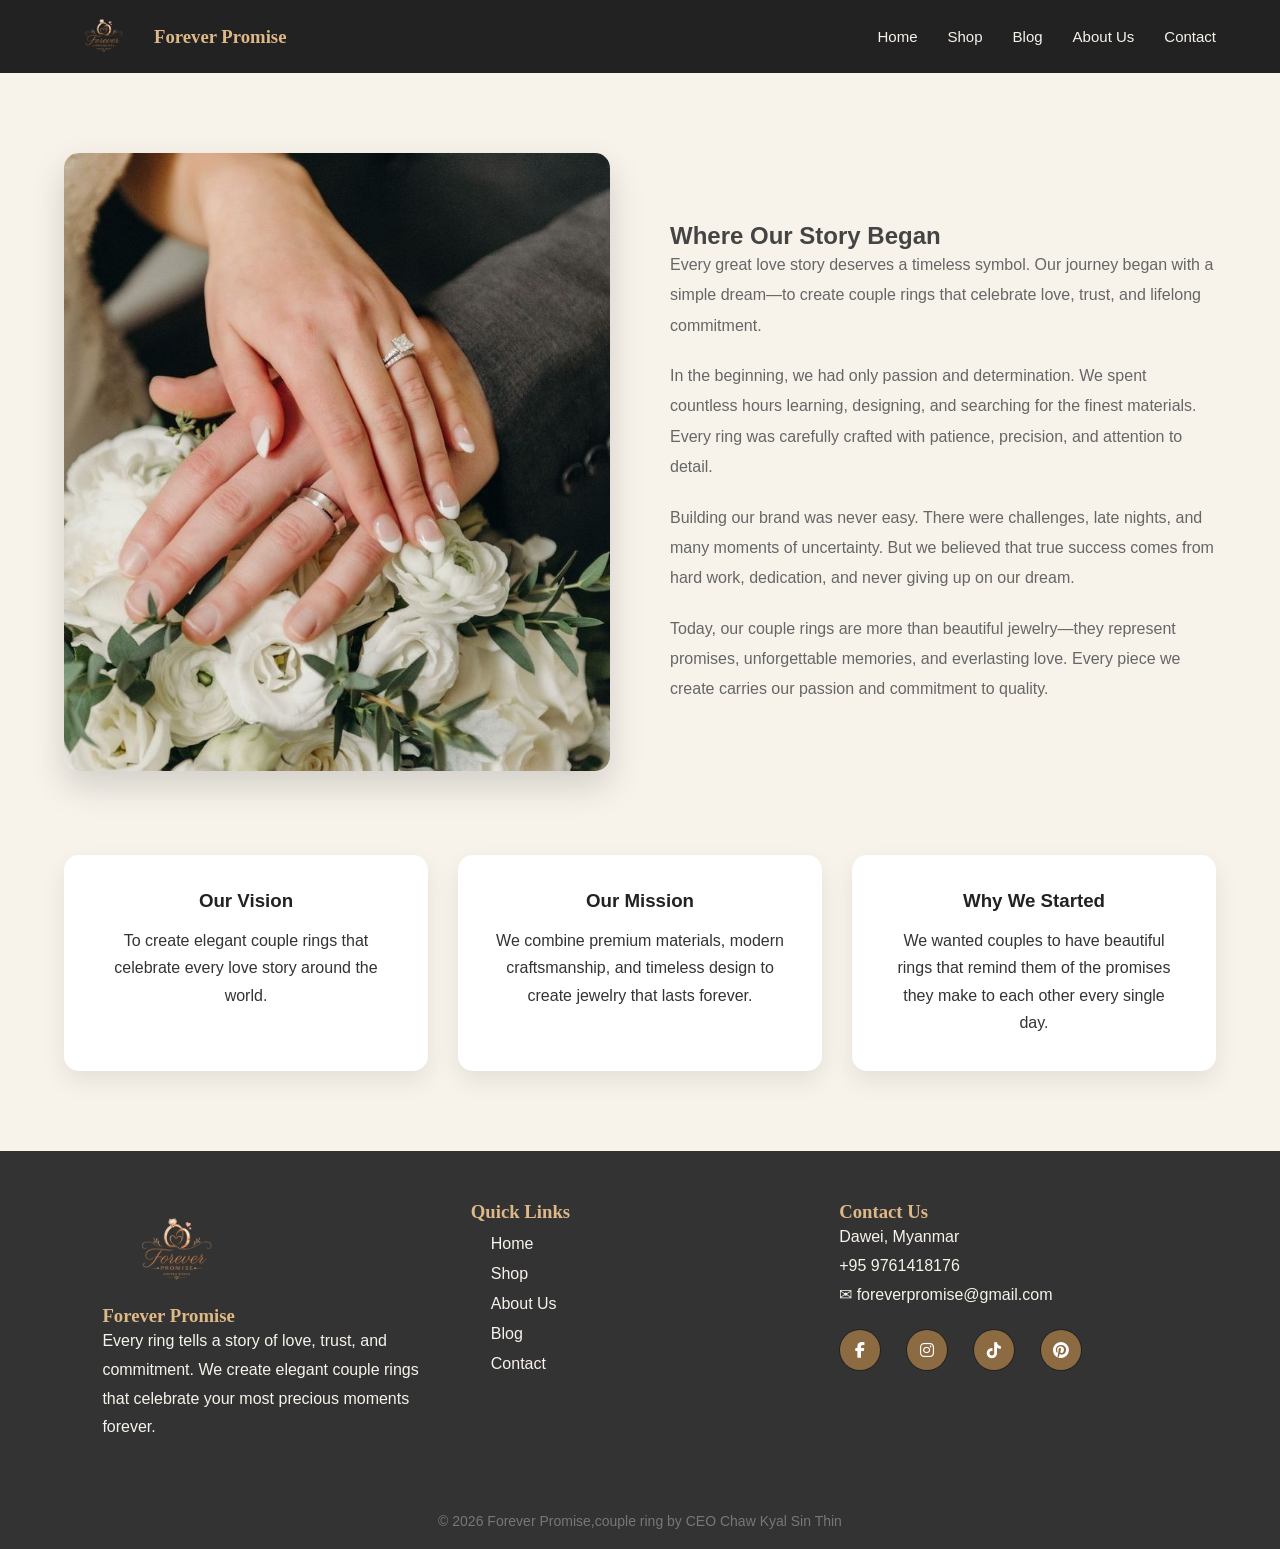
<file: about.html>
<!DOCTYPE html>
<html lang="en">
<head>
    <meta charset="UTF-8">
    <meta name="viewport" content="width=device-width, initial-scale=1.0">
    <title>About us</title>
    <link rel="stylesheet" href="style.css">
</head>

<body>
    <header>

   <div class="logo">
        <img src="ChatGPT Image Jul 6, 2026, 11_06_05 AM.png" alt="logo">
        <h3>Forever Promise</h3>
    </div>

    <nav>
        <a href="index.html">Home</a>
        <a href="Shop.html">Shop</a>
        <a href="blog.html">Blog</a>
        <a href="about.html">About Us</a>
        <a href="contact.html">Contact</a>
    </nav>
</header>
    
    <section class="story">
    <div class="about">

        <div class="about-content">
            <img src="513b159a190e59b31c29faf1c8430b2c.jpg" alt="Couple Ring">
        </div>

        <div class="about-content">
            <span class="sub-title">Our Journey</span>
            <h1>Where Our Story Began</h1>

            <p>
                Every great love story deserves a timeless symbol. Our journey began with
                a simple dream—to create couple rings that celebrate love, trust, and
                lifelong commitment.
            </p>

            <p>
                In the beginning, we had only passion and determination. We spent countless
                hours learning, designing, and searching for the finest materials. Every ring
                was carefully crafted with patience, precision, and attention to detail.
            </p>

            <p>
                Building our brand was never easy. There were challenges, late nights, and
                many moments of uncertainty. But we believed that true success comes from
                hard work, dedication, and never giving up on our dream.
            </p>

            <p>
                Today, our couple rings are more than beautiful jewelry—they represent
                promises, unforgettable memories, and everlasting love. Every piece we
                create carries our passion and commitment to quality.
            </p>

            
        </div>

    </div>
</section>

    <section class="mission">

        <div class="boxabout">
            <h3> Our Vision</h3>
            <p>
                To create elegant couple rings that celebrate every love story
                around the world.
            </p>
        </div>

        <div class="boxabout">
            <h3> Our Mission</h3>
            <p>
                We combine premium materials, modern craftsmanship, and timeless
                design to create jewelry that lasts forever.
            </p>
        </div>

        <div class="boxabout">
            <h3> Why We Started</h3>
            <p>
                We wanted couples to have beautiful rings that remind them of
                the promises they make to each other every single day.
            </p>
        </div>

    </section>

<!-- ====================footer========================= -->
 <footer class="footer">

    <div class="footer-container">
        <!-- Brand -->
        <div class="footer-box">
            <img src="ChatGPT Image Jul 6, 2026, 11_06_05 AM.png" alt="logo">
            <h3>Forever Promise</h3>
            <p>
                Every ring tells a story of love, trust, and commitment.
                We create elegant couple rings that celebrate your most
                precious moments forever.
            </p>
        </div>

        <!-- Quick Links -->
        <div class="footer-box">
            <h3>Quick Links</h3>

            <ul>
                <li><a href="index.html">Home</a></li>
                <li><a href="Shop.html">Shop</a></li>
                <li><a href="about.html">About Us</a></li>
                <li><a href="blog.html">Blog</a></li>
                <li><a href="contact.html">Contact</a></li>
            </ul>
        </div>

        <!-- --------------Contact--------- -->
        <div class="footer-box">
            <h3>Contact Us</h3>
            <p> Dawei, Myanmar</p>
            <p> +95 9761418176</p>
            <p>✉ foreverpromise@gmail.com</p>

            <div class="social">
                <a href="facebook.com"><i class="fab fa-facebook-f"></i></a>
                <a href="instragram.com"><i class="fab fa-instagram"></i></a>
                <a href="tiktok.com"><i class="fab fa-tiktok"></i></a>
                <a href="https://www.pinterest.com/"><i class="fab fa-pinterest"></i></a>
            </div>

        </div>

    </div>

    <hr>

    <div class="copyright">
        <p>
            © 2026 Forever Promise,couple ring by CEO Chaw Kyal Sin Thin
        </p>
    </div>

</footer>

<!-- Font Awesome -->
<link rel="stylesheet"
href="https://cdnjs.cloudflare.com/ajax/libs/font-awesome/6.5.2/css/all.min.css">

</body>
</html>
</file>
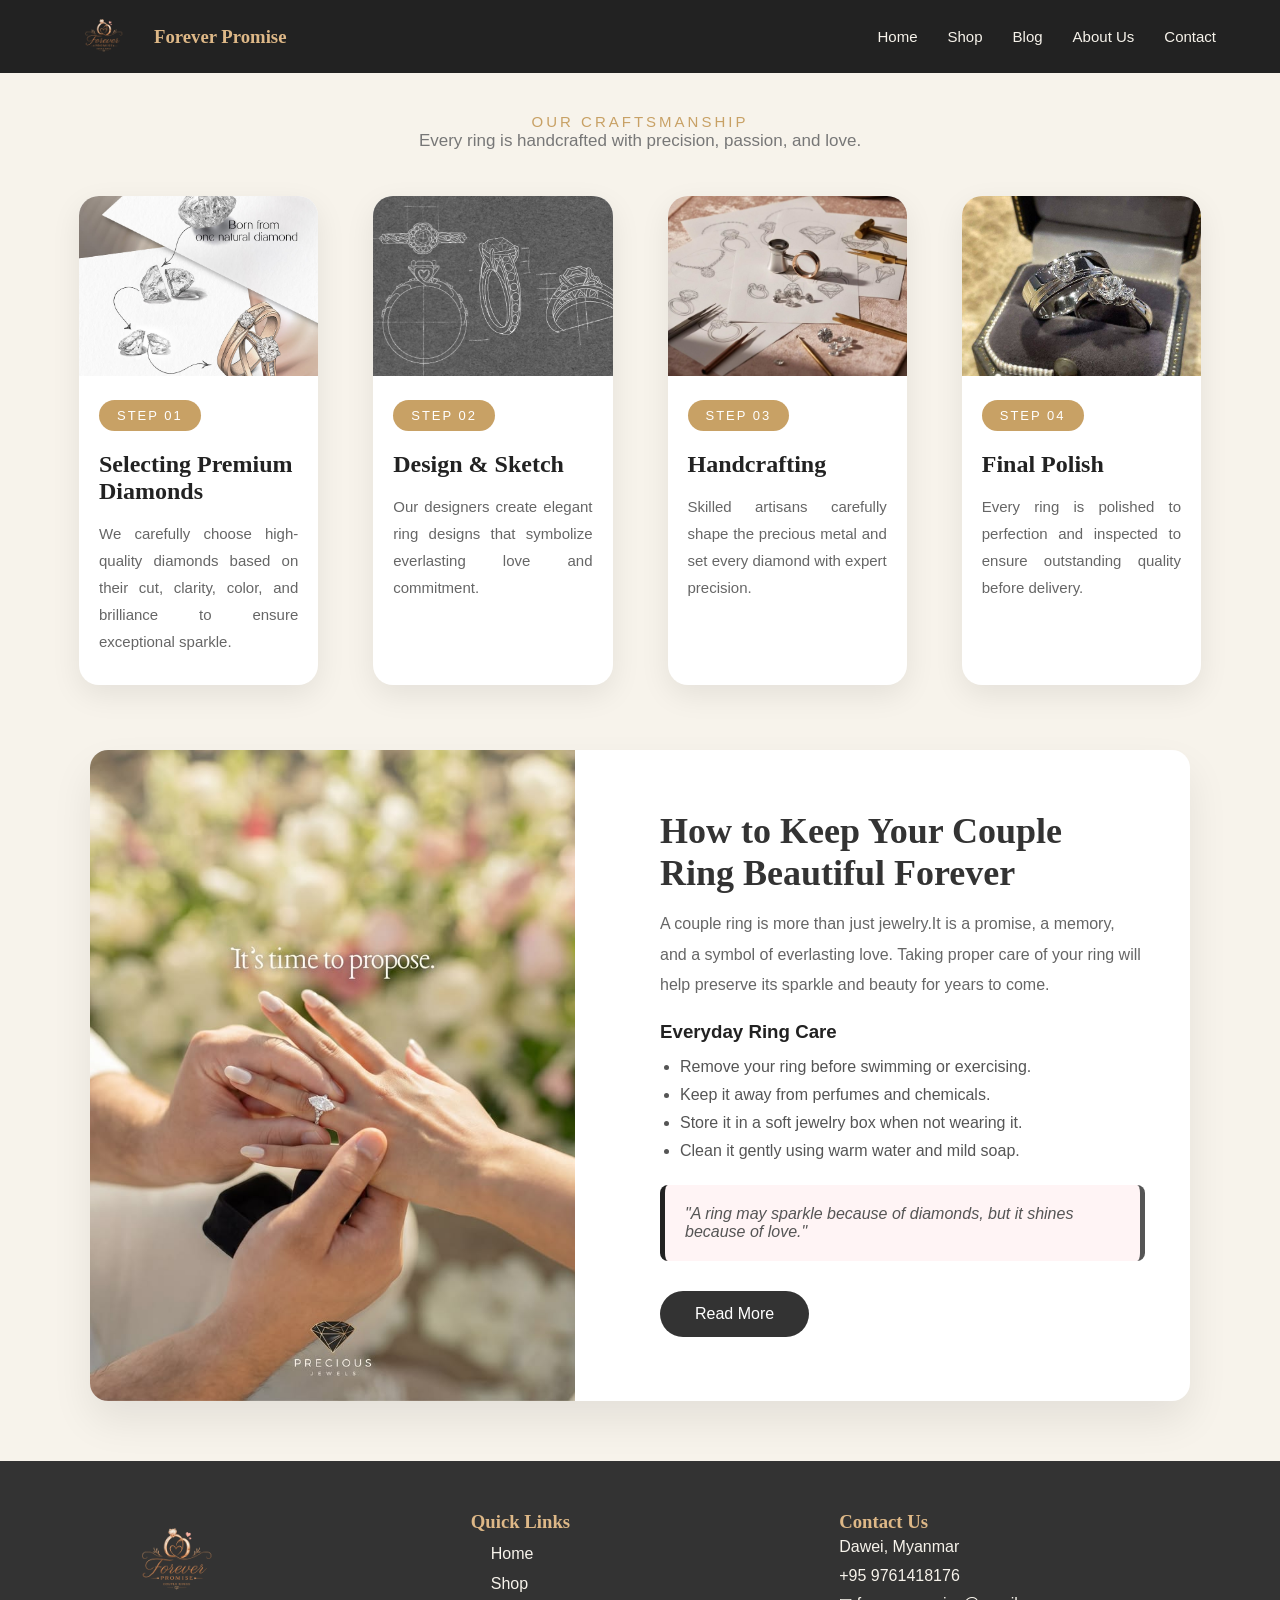
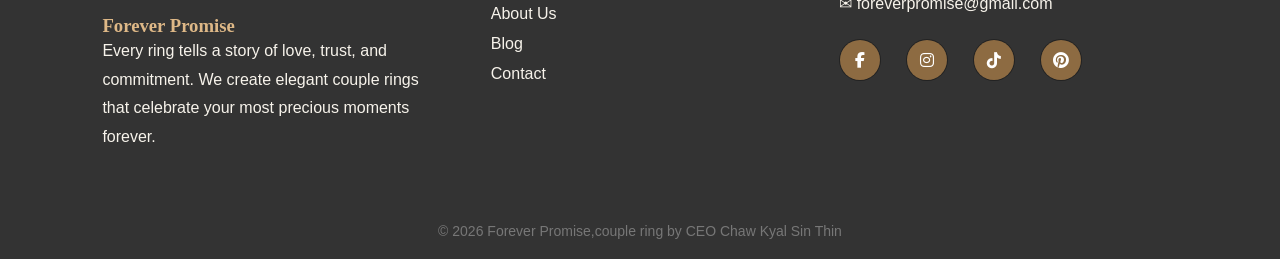
<file: blog.html>
<!DOCTYPE html>
<html lang="en">
<head>
<meta charset="UTF-8">
<meta name="viewport" content="width=device-width, initial-scale=1.0">
<title>Couple Ring Blog</title>
<link rel="stylesheet" href="style.css">
</head>
<header>
  
    <div class="logo">
        <img src="ChatGPT Image Jul 6, 2026, 11_06_05 AM.png" alt="logo">
        <h3>Forever Promise</h3>
    </div>

    <nav>
        <a href="index.html">Home</a>
        <a href="Shop.html">Shop</a>
        <a href="blog.html">Blog</a>
        <a href="about.html">About Us</a>
        <a href="contact.html">Contact</a>
    </nav>
</header>

<body>
    <div class="section-title">
        <span>OUR CRAFTSMANSHIP</span>
        <p>Every ring is handcrafted with precision, passion, and love.</p>
    </div>

    <div class="process-container">

        <div class="process-box">
            <img src="Where Forever Begins -The Tanishq Soulmate Diamond Pair (1).jpg" alt="couple ring">
            <span class="step">STEP 01</span>
            <h3>Selecting Premium Diamonds</h3>
            <p>
                We carefully choose high-quality diamonds based on their cut,
                clarity, color, and brilliance to ensure exceptional sparkle.
            </p>
        </div>

        <div class="process-box">
            <img src="ca50509aa4ff2edd4a10e5dac1983cda.jpg" alt="couple ring">
            <span class="step">STEP 02</span>
            <h3>Design & Sketch</h3>
            <p>
                Our designers create elegant ring designs that symbolize
                everlasting love and commitment.
            </p>
        </div>

        <div class="process-box">
            <img src="efe12f4355c10f181b6a76dea8638304.jpg" alt="couple ring">
            <span class="step">STEP 03</span>
            <h3>Handcrafting</h3>
            <p>
                Skilled artisans carefully shape the precious metal and set
                every diamond with expert precision.
            </p>
        </div>

        <div class="process-box">
            <img src="photo_2026-07-08_11-15-39.jpg" alt="couple ring">
            <span class="step">STEP 04</span>
            <h3>Final Polish</h3>
            <p>
                Every ring is polished to perfection and inspected to ensure
                outstanding quality before delivery.
            </p>
        </div>

    </div>

</section>
<section class="blog">
    <div class="blog-card">
        <div class="image">
            <img src="propose.jpg" alt="Couple Ring">
        </div>

        <div class="blog-content">
            <!-- <span class="date">July 2026</span> -->
                    <h2>How to Keep Your Couple Ring Beautiful Forever</h2>

            <p>
                A couple ring is more than just jewelry.It is a promise,
                a memory, and a symbol of everlasting love. Taking proper
                care of your ring will help preserve its sparkle and beauty
                for years to come.
            </p>
        
            
      
            <h3>Everyday Ring Care</h3>

            <ul>
                <li>Remove your ring before swimming or exercising.</li>
                <li>Keep it away from perfumes and chemicals.</li>
                <li>Store it in a soft jewelry box when not wearing it.</li>
                <li>Clean it gently using warm water and mild soap.</li>
            </ul>

            <blockquote>
                "A ring may sparkle because of diamonds,
                but it shines because of love."
            </blockquote>

            <a href="https://theweddingshowcase.net/how-to-keep-wedding-rings-together-without-soldering/" class="btn">
               Read More</a>
            

        </div>

    </div>

</section>
<!-- ====================footer========================= -->
 <footer class="footer">

    <div class="footer-container">
        <!-- Brand -->
        <div class="footer-box">
            <img src="ChatGPT Image Jul 6, 2026, 11_06_05 AM.png" alt="logo">
            <h3>Forever Promise</h3>
            <p>
                Every ring tells a story of love, trust, and commitment.
                We create elegant couple rings that celebrate your most
                precious moments forever.
            </p>
        </div>

        <!-- Quick Links -->
        <div class="footer-box">
            <h3>Quick Links</h3>

            <ul>
                <li><a href="index.html">Home</a></li>
                <li><a href="Shop.html">Shop</a></li>
                <li><a href="about.html">About Us</a></li>
                <li><a href="blog.html">Blog</a></li>
                <li><a href="contact.html">Contact</a></li>
            </ul>
        </div>

        <!-- --------------Contact--------- -->
        <div class="footer-box">
            <h3>Contact Us</h3>
            <p> Dawei, Myanmar</p>
            <p> +95 9761418176</p>
            <p>✉ foreverpromise@gmail.com</p>

            <div class="social">
                <a href="facebook.com"><i class="fab fa-facebook-f"></i></a>
                <a href="instragram.com"><i class="fab fa-instagram"></i></a>
                <a href="tiktok.com"><i class="fab fa-tiktok"></i></a>
                <a href="https://www.pinterest.com/"><i class="fab fa-pinterest"></i></a>
            </div>

        </div>

    </div>

    <hr>

    <div class="copyright">
        <p>
            © 2026 Forever Promise,couple ring by CEO Chaw Kyal Sin Thin
        </p>
    </div>

</footer>

<!-- Font Awesome -->
<link rel="stylesheet"
href="https://cdnjs.cloudflare.com/ajax/libs/font-awesome/6.5.2/css/all.min.css">


</body>
</html>
</file>
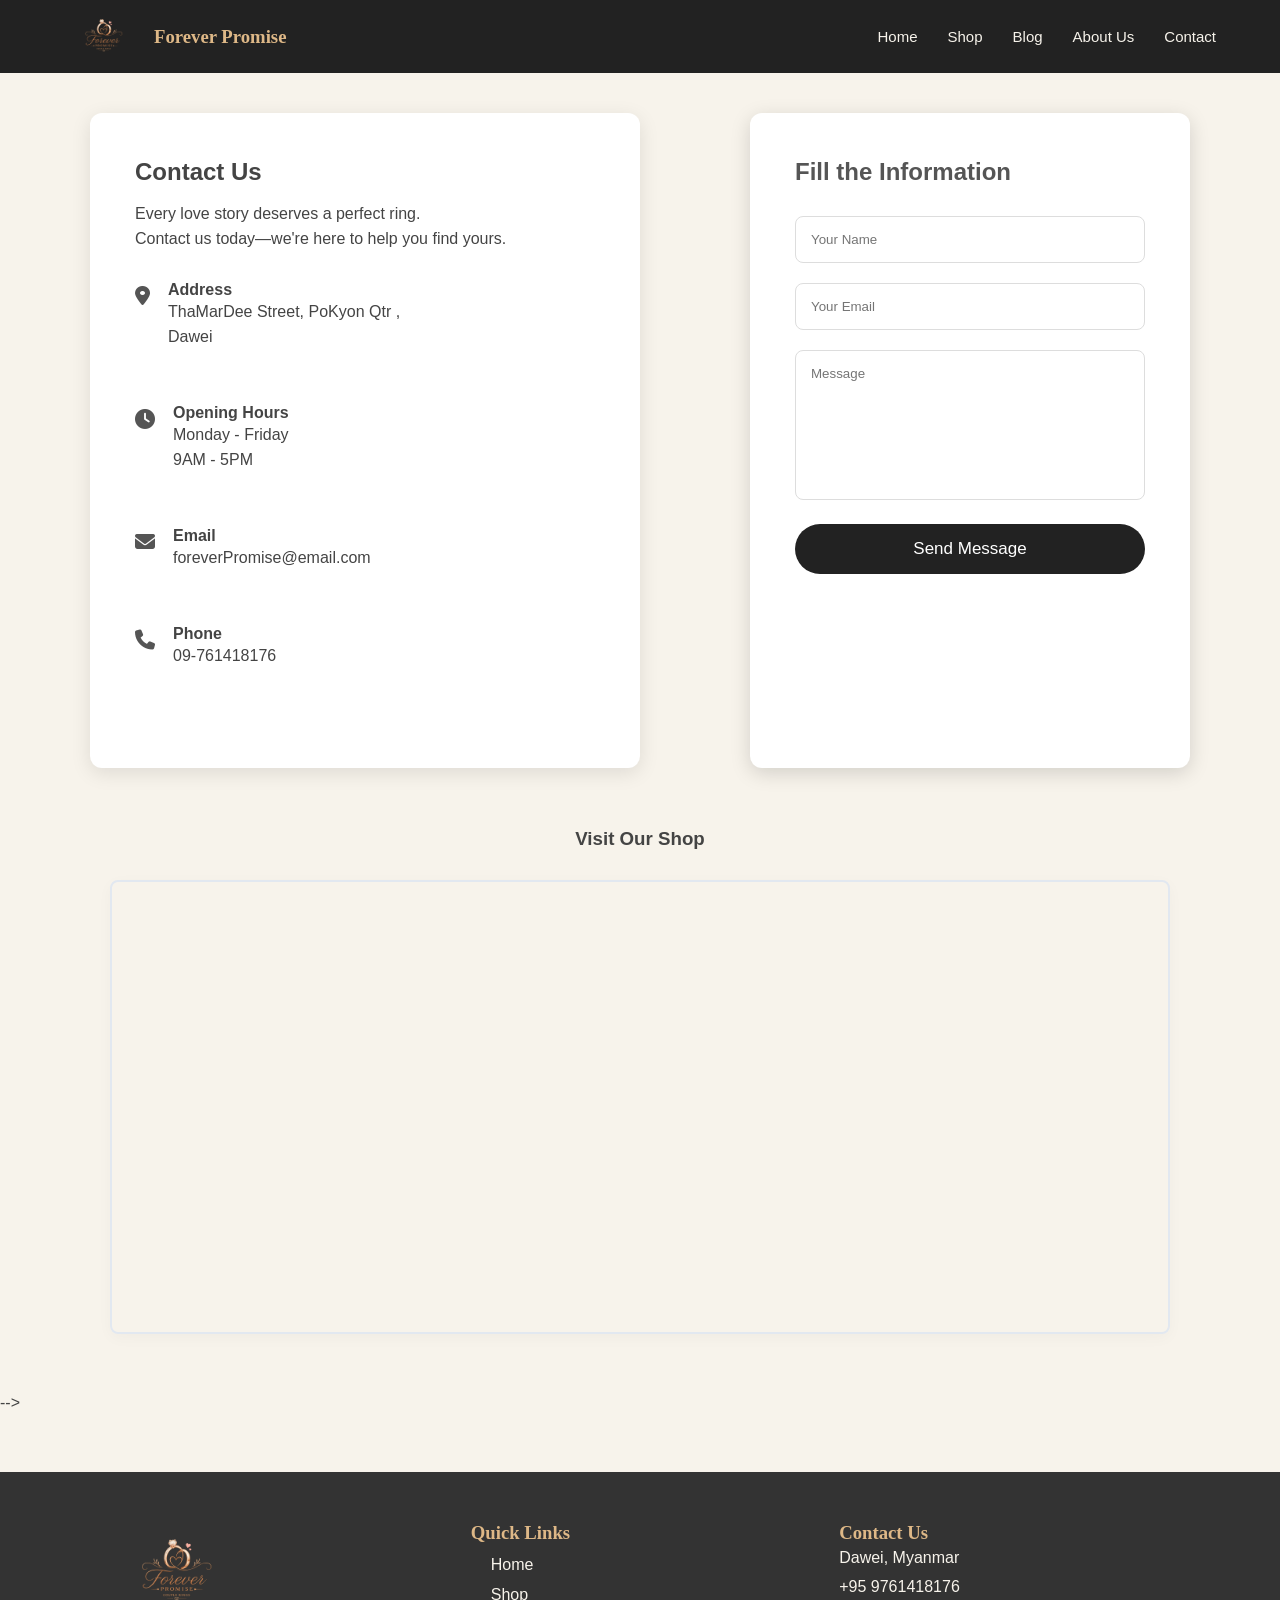
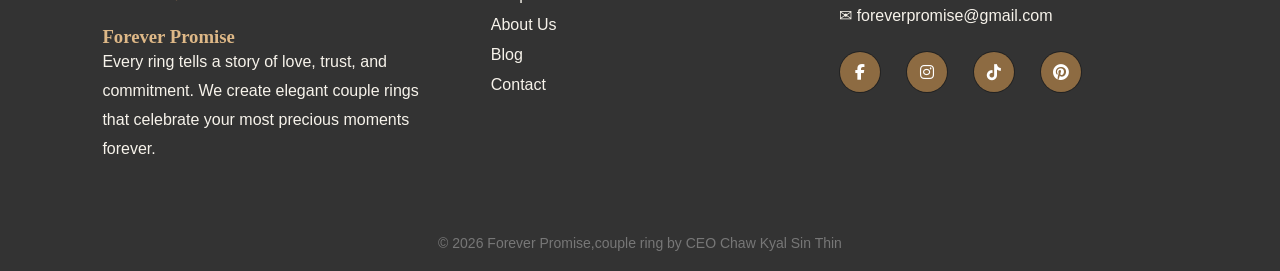
<file: contact.html>
<!DOCTYPE html>
<html lang="en">
<head>
<meta charset="UTF-8">
<meta name="viewport" content="width=device-width, initial-scale=1.0">
<title>Contact</title>

<link rel="stylesheet" href="style.css">

 <link rel="stylesheet"
href="https://cdnjs.cloudflare.com/ajax/libs/font-awesome/6.5.2/css/all.min.css">
</head>

<header>

    <div class="logo">
        <img src="ChatGPT Image Jul 6, 2026, 11_06_05 AM.png" alt="logo">
        <h3>Forever Promise</h3>
    </div>
    <nav>
        <a href="index.html">Home</a>
        <a href="Shop.html">Shop</a>
        <a href="blog.html">Blog</a>
        <a href="about.html">About Us</a>
        <a href="contact.html">Contact</a>
    </nav>
</header>

<!-- Contact -->

    <section class="contact-page">
    <div class="contact-info">
        <h2>Contact Us</h2>
        <p>Every love story deserves a perfect ring. <br>
            Contact us today—we're here to help you find yours.    </p>

            <div class="box">
                <i class="fa-solid fa-location-dot"></i>
                <div>
                    <h4>Address</h4>
                    <p>ThaMarDee Street, PoKyon Qtr ,
                        
                        <br>Dawei</p>
                </div>
            </div>

            <div class="box">
                <i class="fa-solid fa-clock"></i>
                <div>
                    <h4>Opening Hours</h4>
                    <p>Monday - Friday<br>9AM - 5PM</p>
                </div>
            </div>

            <div class="box">
                <i class="fa-solid fa-envelope"></i>
                <div>
                    <h4>Email</h4>
                    <p>foreverPromise@email.com</p>
                </div>
            </div>
            <div class="box">
                <i class="fa-solid fa-phone"></i>
                <div>
                    <h4>Phone</h4>
                    <p>09-761418176</p>
                </div>
            </div>

        </div>

        <div class="form">
            <h2>Fill the Information</h2>
            <form onsubmit="alert('Thank you!');">
                <input type="text" placeholder="Your Name" required>
                <input type="email" placeholder="Your Email" required>
                <textarea placeholder="Message" required></textarea>
                <button type="submit">Send Message</button>

            </form>
        </div>

    </section>

<!-- Map -->
            <div class="map-container">
    <h3 class="section-title">Visit Our Shop</h3>
    <div class="responsive-map">
        <iframe 
            src="https://www.google.com/maps/embed?pb=!1m18!1m12!1m3!1d3844.7578275997635!2d98.1879725!3d14.0796068!2m3!1f0!2f0!3f0!3m2!1i1024!2i768!4f13.1!3m3!1m2!1s0x30e50b9f9475b8d7%3A0xbe26a553f5295c9a!2sTechnoland%20ICT%20Institute!5e0!3m2!1sen!2smm!4v1719800000000!5m2!1sen!2smm" 
            width="100%" 
            height="450" 
            style="border:0;" 
            allowfullscreen="" 
            loading="lazy" 
            referrerpolicy="no-referrer-when-downgrade">
        </iframe>
    </div>
</div>

<!-- Quote -->
<!-- 
    <section class="quote">

<h2>
"Nurture your mind with great thoughts.<br>
To believe in the heroic makes heroes."
</h2>

<p>- Benjamin Disraeli -</p>

</section>

<!-- Footer -->

<!-- <footer>

<p>© 2026 Minds Align. All Rights Reserved.</p>

</footer> --> -->
<!-- ====================footer========================= -->
 <footer class="footer">

    <div class="footer-container">
        <!-- Brand -->
        <div class="footer-box">
            <img src="ChatGPT Image Jul 6, 2026, 11_06_05 AM.png" alt="logo">
            <h3>Forever Promise</h3>
            <p>
                Every ring tells a story of love, trust, and commitment.
                We create elegant couple rings that celebrate your most
                precious moments forever.
            </p>
        </div>

        <!-- Quick Links -->
        <div class="footer-box">
            <h3>Quick Links</h3>

            <ul>
                <li><a href="index.html">Home</a></li>
                <li><a href="Shop.html">Shop</a></li>
                <li><a href="about.html">About Us</a></li>
                <li><a href="blog.html">Blog</a></li>
                <li><a href="contact.html">Contact</a></li>
            </ul>
        </div>

        <!-- --------------Contact--------- -->
        <div class="footer-box">
            <h3>Contact Us</h3>
            <p> Dawei, Myanmar</p>
            <p> +95 9761418176</p>
            <p>✉ foreverpromise@gmail.com</p>

            <div class="social">
                <a href="facebook.com"><i class="fab fa-facebook-f"></i></a>
                <a href="instragram.com"><i class="fab fa-instagram"></i></a>
                <a href="tiktok.com"><i class="fab fa-tiktok"></i></a>
                <a href="https://www.pinterest.com/"><i class="fab fa-pinterest"></i></a>
            </div>

        </div>

    </div>

    <hr>

    <div class="copyright">
        <p>
            © 2026 Forever Promise,couple ring by CEO Chaw Kyal Sin Thin
        </p>
    </div>

</footer>

<!-- Font Awesome -->
<link rel="stylesheet"
href="https://cdnjs.cloudflare.com/ajax/libs/font-awesome/6.5.2/css/all.min.css">

</body>
</html>
</file>
<file: style.css>
*{
    margin:0;
    padding:0;
    box-sizing:border-box;
    font-family:Arial, Helvetica, sans-serif;
}

body{
    background-color:#F7F3EB;
    color:#444;
    font-family:'Open Sans',sans-serif;
}

/* Header */

header{
    display:flex;
    justify-content:space-between;
    align-items:center;
    padding:10px 5%;
    background-color:#222;
    position: sticky;
   top: 0;
    z-index: 1;
}

.logo{
    display:flex;
    align-items:center;
    gap: 10px;
}
.logo img {
    width: 80px;
    height: auto;
}
.logo h3{
    align-items:center;
    color:burlywood;
    margin: 0;
    font-family:'Marcellus',serif; 
}

nav{
    display:flex;
    gap:30px;
    align-self: center;
    
}

nav a{
    text-decoration:none;
    color:#F7F3EB;
    font-size:15px;
    background-color:#222;
    transition: color 0.3s ease;
}

.icons i{
    margin-left:18px;
    cursor:pointer;
}
/* ===== homepage===== */
/* Hero */

.hero{
    width:100%;
    height:80vh;
    min-height: 450px;
    background: linear-gradient(rgba(0,0,0,0.0), rgba(0,0,0,0.0)),url("background.jpg") center/cover;
    position:relative;
   overflow: hidden;
}



.overlay{
    position:absolute;
    inset:0;
    background:rgba(0,0,0,.28);
    display:flex;
    flex-direction:column;
    justify-content:center;
    padding:0 8%;
    color:#F7F3EB;
    
}

.overlay h1{   
    font-size:clamp(32px, 5vw, 55px);
    line-height:1.2;
    margin-bottom:15px;
    font-family:'Lucida Sans', 'Lucida Sans Regular', 'Lucida Grande', 'Lucida Sans Unicode', Geneva, Verdana, sans-serif;
}

.overlay p{
    margin-bottom:25px;
    max-width:500px;
    font-size: 16px;
  
}

.overlay button{
    width:140px;
    padding:12px;
    background-color:#F7F3EB;
    border:none;
    cursor:pointer;
    color:#555;
    font-weight:bold;
    border-radius: 20px;
    text-decoration: none;
    
    
}
.overlay a{
    text-decoration: none;
    color: #555;
    font-weight: bold;
}
/* Sections */

.section{
    width:90%;
    margin:60px auto;
    max-width: 1200px;
}

.section h2{
    text-align:center;
    margin-bottom:30px;
    color:#555;
    
}

/* Products */

.products{
    display:grid;
    grid-template-columns:repeat(4,1fr);
    gap:25px;
    
}

.card{
    background:#fff;
    text-align:center;
    padding:18px;
    border-radius:10px;
    box-shadow:0 2px 8px rgba(0,0,0,.08);
    transition:0.3s ease;
    cursor:pointer;
    overflow:hidden; 
}

.card img{
    width:100%;
    height:200px;
    object-fit:cover;
    border-radius: 10px;
}
.card:hover img{
    transform:scale(1.1);
}


.card h4{
    margin:15px 0 10px;
    font-size:16px;
}
.card:hover{
    transform:translateY(-10px);
    box-shadow:0 15px 25px rgba(0,0,0,.2);
}

.card p{
    font-weight:bold;
    color:#8d6b42;
    margin-bottom:12px;
}

.card button{
    background:#8d6b42;
    color:#fff;
    border:none;
    padding:9px 18px;
    cursor:pointer;
    border-radius: 10px;
    text-decoration: none;
}

/* Collections */

.collections{
    display:grid;
    /* grid-template-columns:repeat(3,1fr); */
    grid-template-columns: repeat(auto-fit, minmax(260px, 1fr));
    gap:25px;
}

.collection{
    position:relative;

}

.collection img{
    width:100%;
    height:220px;
    object-fit:cover;
    margin-bottom: 20px;
    border-radius: 10px;
}
.collection p{
     font-weight:bold;
    line-height:1.7;
    color:#666;
    margin-bottom:20px;
    font-family: 'Gill Sans', 'Gill Sans MT', Calibri, 'Trebuchet MS', sans-serif;
    text-align:justify;


}

.collectionsbox{
    background:#fff;
    text-align:center;
    padding:40px 25px;
    border-radius:15px;
    box-shadow:0 2px 8px rgba(0,0,0,.08);
    
}

/* Banner */

.banner{
    width:90%;
    max-width: 1200px;
    margin:60px auto;
    display:grid;
    grid-template-columns:1fr 1fr;
    align-items:center;
    gap:40px;
}

.banner img{
    width:100%;
    height:400px;
    object-fit:cover;
    margin-bottom: 35px;
    border-radius: 20px;
}

.banner h2{
    font-size:38px;
    margin-bottom:15px;
    color:#555;
}

.banner p{
    color:#555;
    line-height:1.6;
}




/*=====contact====== */
/* Contact */

.contact{

max-width:1100px;
margin:-80px auto 50px;
/* background-color: #ddd; */
border-radius:15px;
display:flex;
/* box-shadow:0 10px 30px rgba(0,0,0,.15); */
overflow:hidden;
position:relative;
z-index:5;
}

.left{

width:35%;
padding:40px;
background:#fafafa;

}

.right{

width:65%;
padding:40px;

}

.left h2,
.right h2{
margin-bottom:20px;
color:#1f2f56;
}

.info{
margin:30px 0;
}

.item{
display:flex;
gap:15px;
margin-bottom:25px;
}

.item i{
width:50px;
height:50px;
background:#1565ff;
color:#ddd;
display:flex;
justify-content:center;
align-items:center;
border-radius:50%;
}

.social{
margin-top:20px;
display:flex;
gap:15px;
}

.social i{
width:40px;
height:40px;
background:#1565ff;
color:white;
display:flex;
justify-content:center;
align-items:center;
border-radius:50%;
cursor:pointer;
}

/* Form */

.row{
display:flex;
gap:20px;
margin-bottom:20px;
}

input,
textarea{
width:100%;
padding:15px;
border:1px solid #ddd;
border-radius:8px;
margin-bottom:20px;
outline:none;
}

textarea{
height:150px;
resize:none;
}

form button{
width:100%;
padding:15px;
border:none;
background:#222;
color:white;
border-radius:30px;
font-size:17px;
cursor:pointer;
}


/* ==========Shop======== */


 .product1{
    display:grid;
    grid-template-columns:repeat(4,1fr);
    gap:25px;
    margin: 50px;
}

.card1{
    
    background:#fff;
    text-align:center;
    padding:18px;
    border-radius:10px;
    box-shadow:0 2px 8px rgba(0,0,0,.08);
    transition:0.3s ease;
    cursor:pointer;
    overflow:hidden;
    
}

.card1 img{
  
    width:100%;
    height:170px;
    object-fit:cover;
    border-radius:10px;
    transition:transform 0.4s ease;
}

.card1 h4{
    margin:15px 0 10px;
    font-size:15px;
}

.card1 p{
    font-weight:bold;
    color:#8d6b42;
    margin-bottom:12px;
}


.card1 button{
    background:#8d6b42;
    color:#fff;
    border:none;
    padding:9px 18px;
    cursor:pointer;
    border-radius: 20px;
    text-decoration: none;
}
.product1-card1{
    transition:all 0.3s ease;
    cursor:pointer;
}


.card1:hover{
    transform:translateY(-10px);
    box-shadow:0 15px 25px rgba(0,0,0,.2);
}


.card1:hover img{
    transform:scale(1.1);
}

.card1image-box{
    position: relative;
    width: 100%;
    height: 170px;
    overflow: hidden;
    border-radius: 10px;
}

.card1image-box img{
    position: absolute;
    top: 0;
    left: 0;
    width: 100%;
    height: 100%;
    object-fit: cover;
    transition: opacity 0.4s ease;
}

/* Show first image */
.front-img{
    opacity: 1;
}

/* Hide second image */
.back-img{
    opacity: 0;
}

/* When hovering over the image box */
.card1image-box:hover .front-img{
    opacity: 0;
}

.card1image-box:hover .back-img{
    opacity: 1;
}



/* Contact */

.contact-page{
width:90%;
max-width: 1100px;
margin:40px auto;
display:flex;
justify-content:space-between;
gap:50px;
position:relative;
}

.contact-info{
border-radius: 12px;
background:white;
padding:45px;
width:50%;
box-shadow:0 5px 20px rgba(0,0,0,.1);

}

.contact-info h2{
margin-bottom:15px;
}

.contact-info p{
margin-bottom:30px;
/* color:#777; */
line-height:25px;
}

.box{
display:flex;
margin-bottom:25px;
align-items: flex-start;
}

.box i{
font-size:20px;
color:#555;
margin-right:18px;
margin-top:5px;
}

.form{
width:40%;
background:white;
padding:45px;
box-shadow:0 5px 20px rgba(0,0,0,.15);
border-radius: 12px;
}

.form h2{
color:#555;
margin-bottom:30px;
} 

button:hover{

background-color:#555;

}


/* ==========================================================================
   Google Map Component Styling
   ========================================================================== */
.map-container {
    max-width: 1100px;
    margin: 60px auto;
    padding: 0 20px;
    width: 90%;
}

.responsive-map {
    width: 100%;
    overflow: hidden;
    border-radius: 8px;
    border: 2px solid #e2e8f0;
    box-shadow: 0 4px 15px rgba(0, 0, 0, 0.03);
}

.responsive-map iframe {
    display: block;
    width: 100%;
}


/* ===============blog=============== */

@import url('https://fonts.googleapis.com/css2?family=Poppins:wght@300;400;500;700&family=Playfair+Display:wght@700&display=swap');


/* Blog */

.blog{
width:90%;
max-width:1100px;
margin:50px auto;

}

.blog-card{
display:flex;
gap:40px;
background:white;
border-radius:18px;
overflow:hidden;
box-shadow:0 20px 40px rgba(0,0,0,.08);
transition:.4s;
}

.blog-card:hover{
transform:translateY(-10px);
}

.image{
flex:1;
overflow:hidden;
}

.image img{
width:100%;
height:100%;
object-fit:cover;
transition:.5s;
}

.blog-card:hover img{
transform:scale(1.08);
}

.blog-content{
flex:1;
padding:45px;
}


.blog-content h2{
font-size:36px;
margin:15px 0;
font-family:'Playfair Display',serif;
color:#333;
}

.blog-content p{
line-height:1.9;
color:#666;
margin-bottom:20px;
font-family: 'Gill Sans', 'Gill Sans MT', Calibri, 'Trebuchet MS', sans-serif;
}

.blog-content h3{
margin-bottom:15px;
color:#222;
font-family: 'Gill Sans', 'Gill Sans MT', Calibri, 'Trebuchet MS', sans-serif;
}

ul{
padding-left:20px;
margin-bottom:25px;
font-family: 'Gill Sans', 'Gill Sans MT', Calibri, 'Trebuchet MS', sans-serif;
}

li{
margin-bottom:10px;
color:#555;
font-family: 'Gill Sans', 'Gill Sans MT', Calibri, 'Trebuchet MS', sans-serif;
}

blockquote{
background:#fff4f5;
padding:20px;
border-left:5px solid #222;
border-right:5px solid #555;
font-style:italic;
margin-bottom:30px;
border-radius:8px;
color:#555;
}

.btn{
display:inline-block;
padding:14px 35px;
background-color:#222;
color:#F7F3EB;
text-decoration:none;
border-radius:30px;
transition:.3s;
}

.btn:hover{
background-color:#333;
}

.process{
    width:90%;
    max-width:1300px;
    margin:80px auto;
}
/* =======================how the couple ring make===================== */
.section-title{
    text-align:center;
    margin: 40px 0 30px;

}

.section-title span{
    color:#c8a165;
    letter-spacing:3px;
    font-size:15px;
}

.section-title h2{
    font-size:40px;
    margin:15px 0;
    color:#222;
}

.section-title p{
    color:#777;
    font-size:17px;
}

.process-container{
    display:grid;
    grid-template-columns:repeat(auto-fit,minmax(260px,1fr));
    gap:25px;
    width: 90%;
    max-width: 1200px;
    margin: 0 auto;
}

.process-box{
    background:#fff;
    border-radius:40px;
    overflow:hidden;
    box-shadow:0 10px 30px rgba(0,0,0,.08);
    transition:.4s;
    cursor:pointer;
    margin:15px;
    border-radius: 20px;
}

.process-box:hover{
    transform:translateY(-10px);
    box-shadow:0 18px 40px rgba(0,0,0,.15);
}

.process-box img{
    width: 100%;
    height:180px;
    object-fit:cover;
}

.process-box .step{
    display:inline-block;
    background:#c8a165;
    color:#fff;
    padding:8px 18px;
    margin:20px;
    border-radius:30px;
    font-size:13px;
    letter-spacing:2px;
}

.process-box h3{
    padding:0 20px;
    margin-bottom:15px;
    color:#222;
    font-size:24px;
    font-family:serif;
}

.process-box p{
    padding:0 20px 30px;
    color:#666;
    line-height:1.8;
    font-size:15px;
    text-align:justify;
}
/* =================about page============== */

.about{
    width:90%;
    max-width:1200px;
    margin:80px auto;
    display:grid;
    grid-template-columns:1fr 1fr;
    gap:60px;
    align-items:center;
    font-family: sans-serif;
}

.about img{
    width:100%;
    border-radius:15px;
    box-shadow:0 15px 35px rgba(0,0,0,.15);
    text-align: justify;
    

}

.about-content span{
    color:#F7F3EB;
    font-weight:bold;
    letter-spacing:2px;
}

.about-content h2{
    font-size:40px;
    margin:20px 0;
}

.about-content p{
    line-height:1.9;
    color:#666;
    margin-bottom:20px;
}

.btn{
    display:inline-block;
    padding:14px 35px;
    background:#333;
    color:white;
    text-decoration:none;
    border-radius:30px;
    transition:.3s;
}

.btn:hover{
    background:#F7F3EB;
}

/* Mission */

.mission{
    width:90%;
    max-width:1200px;
    margin:80px auto;
    display:grid;
    grid-template-columns:repeat(auto-fit,minmax(250px,1fr));
    gap:30px;
}

.boxabout{
    background:white;
    padding:35px;
    text-align:center;
    border-radius:15px;
    box-shadow:0 10px 25px rgba(0,0,0,.08);
    transition:.4s;
}

.boxabout:hover{
    transform:translateY(-10px);
}

.boxabout h3{
    margin-bottom:15px;
    color:#222;
}

.boxabout p{
    color:#333;
    line-height:1.7;
}



 /* ================footer================= */
 .footer{
    background-color:#333;
    color:#F7F3EB;
    padding:50px 8% 20px;
    margin-top: 60px;
}

.footer-container{
    display:grid;
    grid-template-columns:repeat(auto-fit,minmax(220px,1fr));
    gap:30px;
}

.footer-box h2,
.footer-box h3{
    color:#F7F3EB;
    margin-bottom:20px;
}

.footer-box p{
    line-height:1.8;
    color:#F7F3EB;
}
.footer-box img{
    width: 150px;
    height: auto;
    
}
.footer h3{
    align-items:center;
    color:burlywood;
    margin: 0;
    font-family:'Marcellus',serif; 
    
}
.footer-box ul{
    list-style:none;
}

.footer-box ul li{
    margin:12px 0;
}

.footer-box ul li a{
    color:#F7F3EB;
    text-decoration:none;
    transition:.3s;
}

.footer-box ul li a:hover{
    color:#F7F3EB;
    padding-left:5px;
}
.social{
    margin-top:20px;
}

.social a{
    display:inline-flex;
    justify-content:center;
    align-items:center;
    width:42px;
    height:42px;
    background:#222;
    color:#F7F3EB;
    margin-right:10px;
    border-radius:50%;
    text-decoration:none;
    transition:.4s;
}

.social i{
    background-color: #8d6b42;
}

.social a:hover{
    background:#F7F3EB;
    color:#111;
    transform:translateY(-5px);
}

hr{
    border:none;
    height:1px;
    background:#333;
    margin:50px 0 20px;
}

.copyright{
    text-align:center;
    color:#777;
    font-size:14px;
}
/* ===== Connected shop and order pages ===== */
.shop-intro{grid-column:1/-1;display:flex;justify-content:space-between;align-items:center;gap:25px;padding:25px 5px 10px}.shop-intro h1,.order-heading h1{font-family:Georgia,serif;color:#3f342a;font-size:clamp(32px,5vw,52px)}.eyebrow,.selection-label{text-transform:uppercase;letter-spacing:2px;color:#8d6b42;font-weight:700;font-size:12px}.customize-link{background:#222;color:#fff;padding:13px 22px;border-radius:30px;text-decoration:none;white-space:nowrap}.buy-now{transition:.25s}.buy-now:hover{transform:translateY(-2px);background:#222}
.order-page{width:min(1180px,92%);margin:55px auto 80px}.order-heading{text-align:center;margin-bottom:35px}.order-heading>p:last-child{color:#74695f;margin-top:10px}.order-layout{display:grid;grid-template-columns:minmax(0,1fr) 340px;gap:28px;align-items:start}.order-content{display:grid;gap:22px}.selected-product,.order-card,.order-summary,.success-message{background:#fff;border:1px solid #e5d9ca;border-radius:18px;box-shadow:0 10px 30px rgba(65,48,31,.07)}.selected-product{display:flex;gap:22px;align-items:center;padding:20px}.selected-product img{width:150px;height:120px;object-fit:cover;border-radius:14px}.selected-product h2{margin:7px 0;color:#3f342a}.selected-product a{display:inline-block;margin-top:8px;color:#8d6b42}.order-card{padding:26px}.order-card h2,.order-summary h2{font-family:Georgia,serif;color:#3f342a;margin-bottom:20px}.form-grid{display:grid;grid-template-columns:repeat(2,1fr);gap:18px}.form-grid label{display:grid;gap:8px;font-weight:600;color:#574b40}.form-grid input,.form-grid select,.form-grid textarea{margin:0;width:100%;padding:13px;border:1px solid #dfd4c7;border-radius:9px;background:#fff;font:inherit}.form-grid textarea{min-height:100px}.full-width{grid-column:1/-1}.order-summary{position:sticky;top:90px;padding:26px}.summary-line{display:flex;justify-content:space-between;gap:20px;padding:13px 0;border-bottom:1px dashed #ddd0c1}.summary-line.total{font-size:21px;font-weight:700;color:#8d6b42;border-bottom:0}.order-summary button{width:100%;padding:14px;border:0;border-radius:25px;background:#8d6b42;color:#fff;font-weight:700;font-size:16px;cursor:pointer}.secure-note{text-align:center;color:#777;font-size:12px;margin-top:13px}.success-message{margin-top:25px;padding:24px;display:flex;align-items:center;gap:16px;border-color:#b9d8bf}.success-message[hidden]{display:none}.success-message i{font-size:34px;color:#438a51}
@media(max-width:900px){header{flex-wrap:wrap;padding:10px 18px}nav{gap:18px;flex-wrap:wrap}.product1{grid-template-columns:repeat(2,1fr);margin:30px}.shop-intro,.order-layout{grid-template-columns:1fr}.shop-intro{flex-direction:column;text-align:center}.order-layout{display:grid}.order-summary{position:static}.form-grid{grid-template-columns:1fr}.full-width{grid-column:auto}}
@media(max-width:560px){.product1{grid-template-columns:1fr;margin:20px}.selected-product{align-items:flex-start;flex-direction:column}.selected-product img{width:100%;height:210px}.order-page{width:94%;margin-top:35px}nav{justify-content:center}.logo{margin:auto}}
.payment-section{
    background:#fff;
    padding:35px;
    border-radius:12px;
    box-shadow:0 5px 15px rgba(0,0,0,.1);
    margin-top:20px;
    font-family: 'Marcellus',serif;
}

.payment-option{
    display:flex;
    flex-direction: row;
    flex-wrap: wrap;
    align-items: center;
    margin-top: 15px;
    cursor:pointer;
   
    gap: 24px;
}

.payment-option input{
    margin-right:10px;
}
.payment-item{
    display: flex;
    align-items: center;
    cursor: pointer;
    gap: 8px;
    white-space: nowrap;
}

.payment-info{
    margin-top:20px;
    padding:15px;
    border-radius:10px;
    background:#f8f9fa;
    display:none;
    border-left:5px solid #333;
}

.payment-info img{
    width:120px;
    margin-top:10px;
}
/* ================= Media Queries (Responsive Breakpoints) ================= */
@media (max-width: 992px) {
    .banner, .about, .blog-card, .contact-page, .order-layout {
        grid-template-columns: 1fr;
    }
    
    .order-summary { position: static; }
}

@media (max-width: 768px) {
    header {
        flex-direction: column;
        gap: 15px;
        padding: 15px;
    }

    nav {
        gap: 15px;
        flex-wrap: wrap;
        justify-content: center;
    }

    .form-grid {
        grid-template-columns: 1fr;
    }
    
    .selected-product {
        flex-direction: column;
        text-align: center;
    }

    .selected-product img {
        width: 100%;
        height: 180px;
    }
}

@media (max-width: 480px) {
    .overlay { padding: 0 5%; }
    .overlay h1 { font-size: 28px; }
    
    .products, .product1, .process-container {
        grid-template-columns: 1fr;
    }
}
</file>
